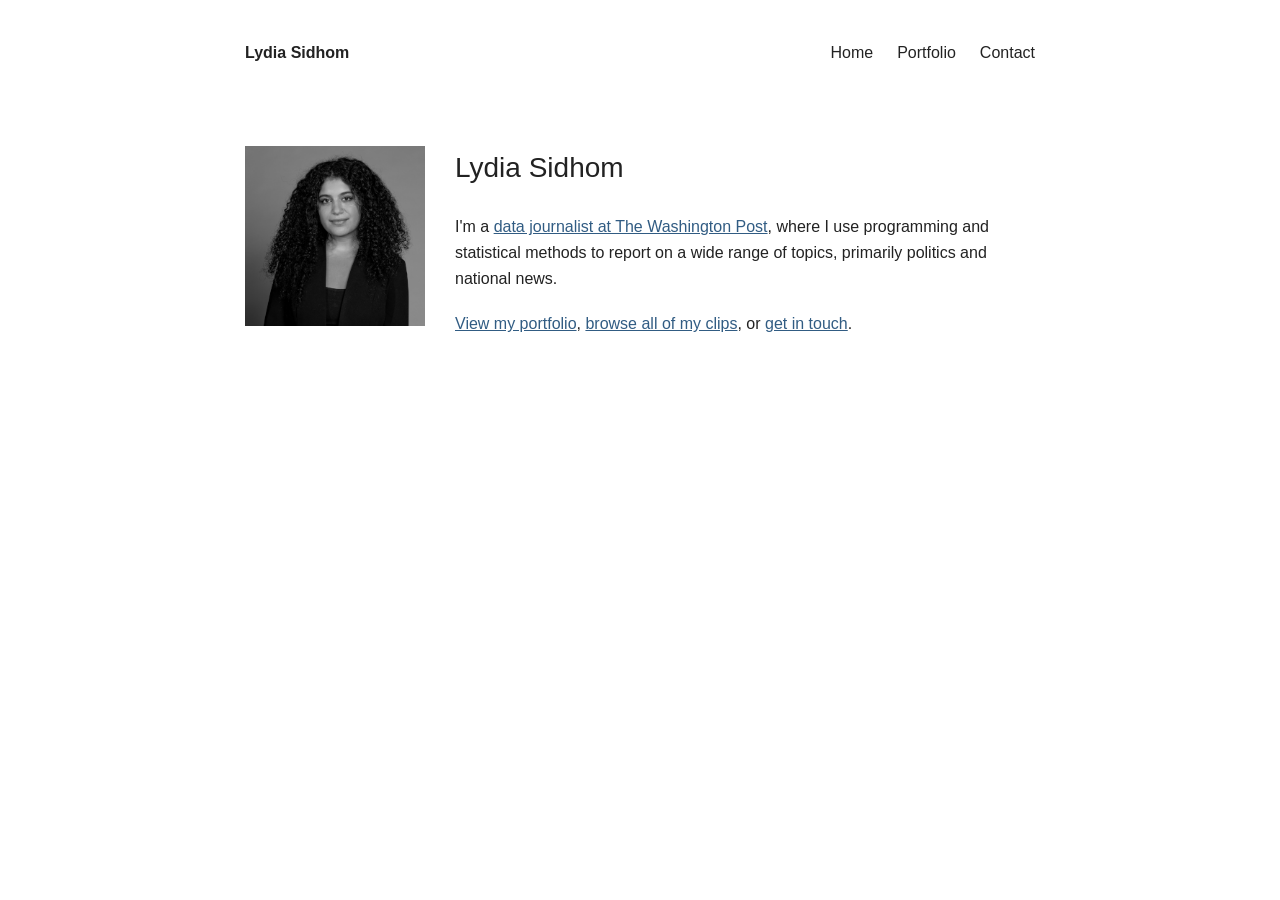
<file: index.html>
<!DOCTYPE html>
<html lang="en">
<head>
    <meta charset="UTF-8">
    <meta name="viewport" content="width=device-width, initial-scale=1.0">
    <title>Lydia Sidhom</title>
    <link rel="stylesheet" href="style.css">
</head>
<body>
    <header>
        <nav>
            <a href="index.html" class="name">Lydia Sidhom</a>
            <div class="nav-links">
                <a href="index.html">Home</a>
                <a href="clips.html">Portfolio</a>
                <a href="contact.html">Contact</a>
            </div>
        </nav>
    </header>

    <main>
        <div class="intro">
            <img src="lydiawebsitephoto.jpg" alt="Lydia Sidhom" class="profile-photo">

            <div class="intro-text">
                <h1>Lydia Sidhom</h1>
                <p>I'm a <a href="https://www.washingtonpost.com/people/lydia-sidhom/">data journalist at The Washington Post</a>, where I use programming and statistical methods to report on a wide range of topics, primarily politics and national news.</p>
                <p><a href="clips.html">View my portfolio</a>, <a href="all-work.html">browse all of my clips</a>, or <a href="contact.html">get in touch</a>.</p>
            </div>
        </div>
    </main>
</body>
</html>
</file>
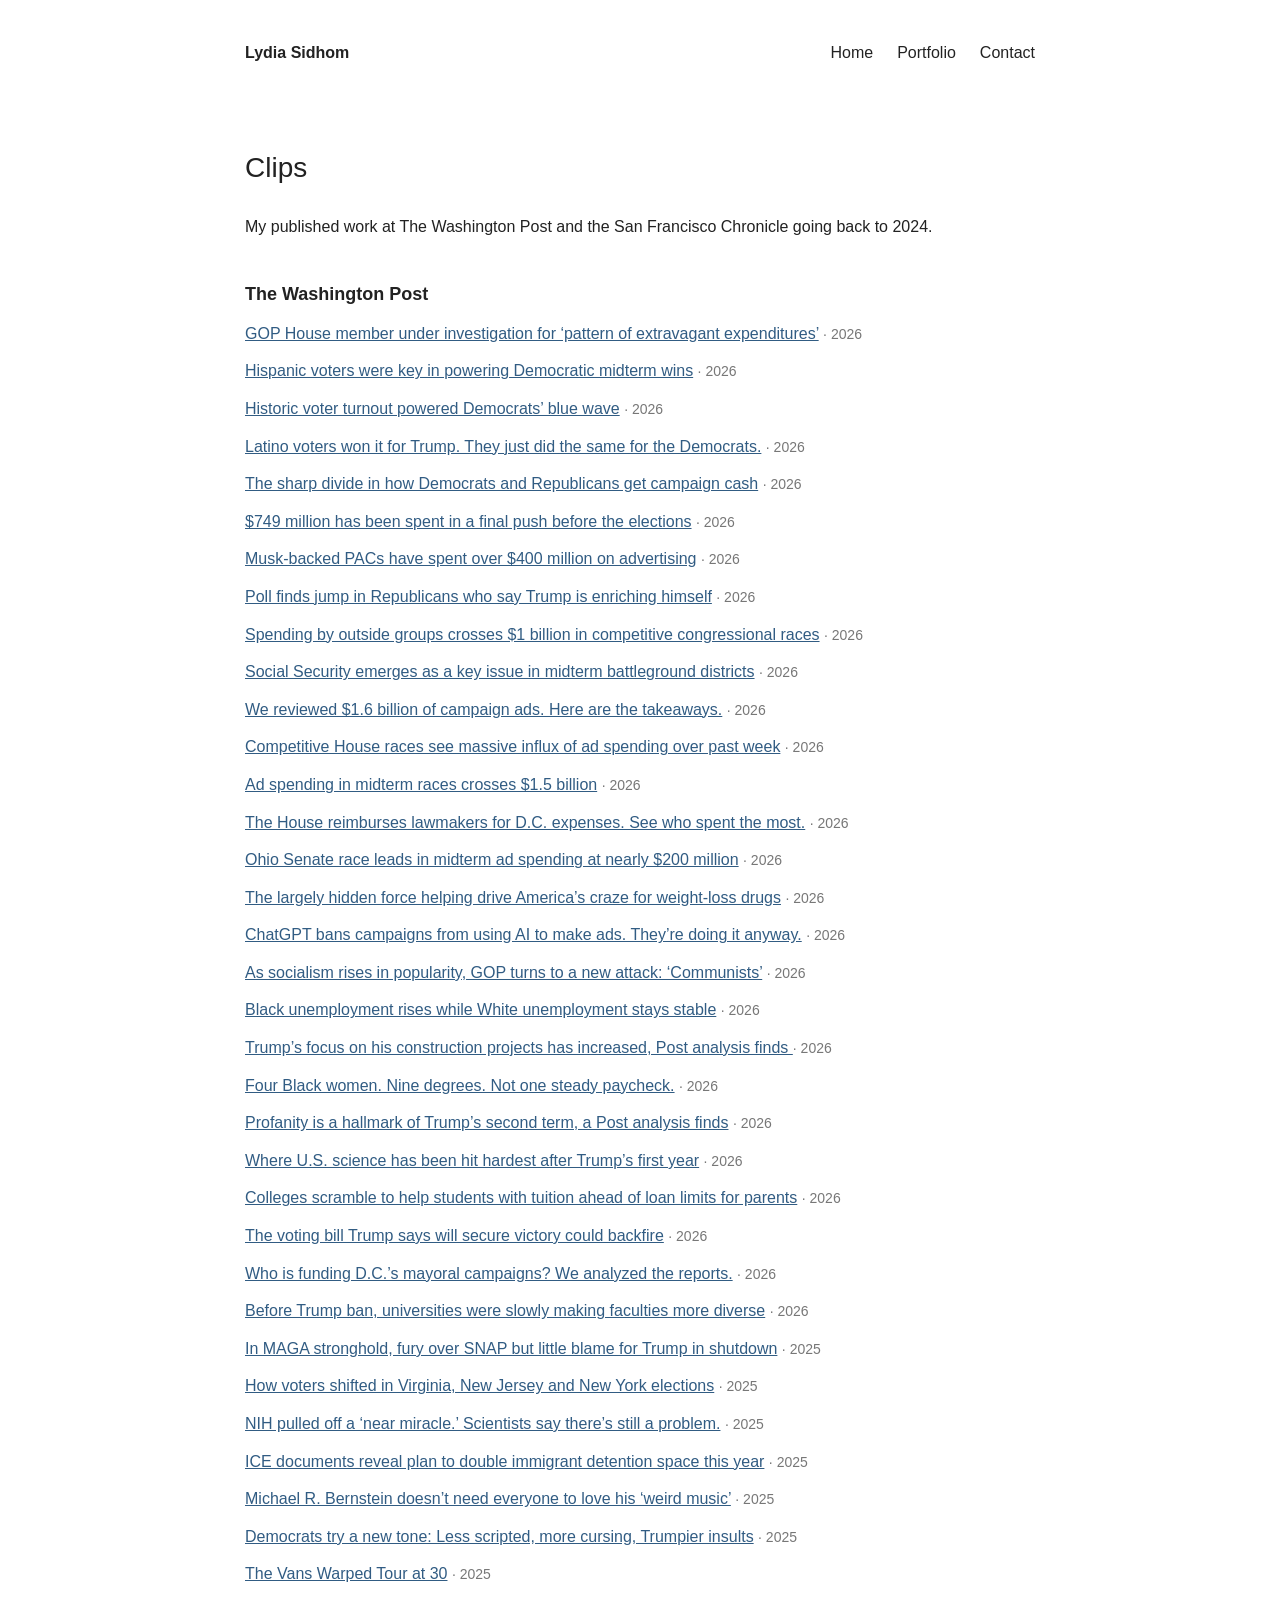
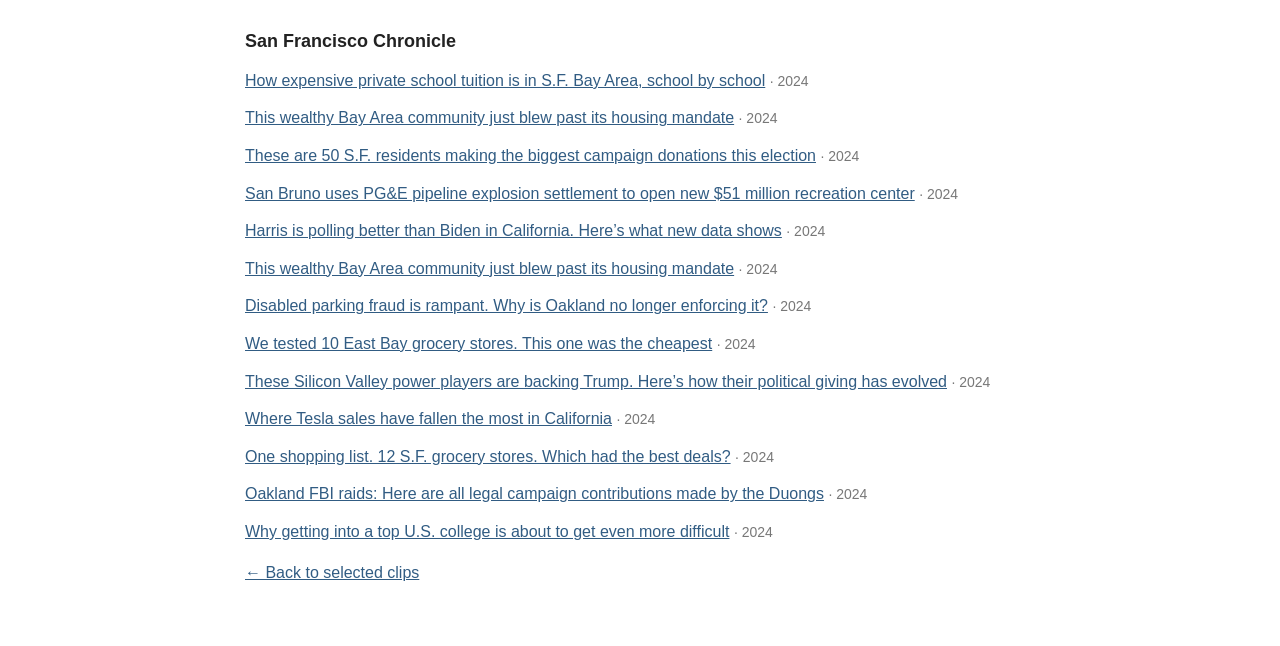
<file: all-work.html>
<!DOCTYPE html>
<html lang="en">
<head>
    <meta charset="UTF-8">
    <meta name="viewport" content="width=device-width, initial-scale=1.0">
    <title>Other Work | Lydia Sidhom</title>
    <link rel="stylesheet" href="style.css">
</head>

<body>

    <header>
        <nav>
            <a href="index.html" class="name">Lydia Sidhom</a>

            <div class="nav-links">
                <a href="index.html">Home</a>
                <a href="clips.html">Portfolio</a>
                <a href="contact.html">Contact</a>
            </div>
        </nav>
    </header>

    <main>

        <h1>Clips</h1>

        <p>
            My published work at The Washington Post and the San Francisco Chronicle going back to 2024.
        </p>

        <section class="outlet">
            <h2>The Washington Post</h2>

            <ul class="work-list">
                <li>
                    <a href="https://www.washingtonpost.com/politics/2026/11/09/gop-house-member-under-investigation-pattern-extravagant-expenditures/">GOP House member under investigation for ‘pattern of extravagant expenditures’</a>
                    <span> · 2026</span>
                </li>
                <li>
                    <a href="https://www.washingtonpost.com/politics/2026/11/06/hispanic-voters-were-key-powering-democratic-midterm-wins/">Hispanic voters were key in powering Democratic midterm wins</a>
                    <span> · 2026</span>
                </li>
                <li>
                    <a href="https://www.washingtonpost.com/politics/2026/11/07/historic-voter-turnout-powered-democrats-blue-wave/">Historic voter turnout powered Democrats’ blue wave</a>
                    <span> · 2026</span>
                </li>
                <li>
                    <a href="https://www.washingtonpost.com/politics/2026/11/06/hispanic-voters-were-key-powering-democratic-midterm-wins/">Latino voters won it for Trump. They just did the same for the Democrats.</a>
                    <span> · 2026</span>
                </li>
                <li>
                    <a href="https://www.washingtonpost.com/politics/2026/10/28/how-democrats-are-getting-their-money-midterm-elections/">The sharp divide in how Democrats and Republicans get campaign cash</a>
                    <span> · 2026</span>
                </li>
                <li>
                    <a href="https://www.washingtonpost.com/politics/2026/10/28/749-million-has-been-spent-final-push-before-elections/">$749 million has been spent in a final push before the elections</a>
                    <span> · 2026</span>
                </li>
                <li>
                    <a href="https://www.washingtonpost.com/politics/2026/10/21/musk-backed-pacs-have-spent-over-400-million-advertising/">Musk-backed PACs have spent over $400 million on advertising</a>
                    <span> · 2026</span>
                </li>
                <li>
                    <a href="https://www.washingtonpost.com/politics/2026/10/18/more-republicans-say-trump-is-enriching-himself-poll-finds/">Poll finds jump in Republicans who say Trump is enriching himself</a>
                    <span> · 2026</span>
                </li>
                <li>
                    <a href="https://www.washingtonpost.com/politics/2026/10/14/spending-by-outside-groups-crosses-1-billion-competitive-congressional-races/">Spending by outside groups crosses $1 billion in competitive congressional races</a>
                    <span> · 2026</span>
                </li>
                <li>
                    <a href="https://www.washingtonpost.com/politics/2026/10/14/social-security-emerges-key-issue-midterm-battleground-districts/">Social Security emerges as a key issue in midterm battleground districts</a>
                    <span> · 2026</span>
                </li>                <li>
                    <a href="https://www.washingtonpost.com/politics/2026/10/08/we-analyzed-midterm-campaign-advertising-here-are-takeaways/">We reviewed $1.6 billion of campaign ads. Here are the takeaways.</a>
                    <span> · 2026</span>
                </li>
                
                </li>                <li>
                    <a href="https://www.washingtonpost.com/politics/2026/10/07/competitive-house-races-see-massive-influx-ad-spending-over-past-week/">Competitive House races see massive influx of ad spending over past week</a>
                    <span> · 2026</span>
                </li>               

            </li>                <li>
                <a href="https://www.washingtonpost.com/politics/2026/09/29/ad-spending-midterm-races-crosses-15-billion/">Ad spending in midterm races crosses $1.5 billion</a>
                <span> · 2026</span>
            </li>

        </li>                <li>
            <a href="https://www.washingtonpost.com/politics/2026/09/30/house-members-expenses-surge-program-that-doesnt-require-receipts/">The House reimburses lawmakers for D.C. expenses. See who spent the most.</a>
            <span> · 2026</span>
        </li>

    </li>                <li>
        <a href="https://www.washingtonpost.com/politics/2026/09/23/these-midterm-races-have-seen-most-ad-money-spent-so-far/">Ohio Senate race leads in midterm ad spending at nearly $200 million</a>
        <span> · 2026</span>
    </li>

</li>                <li>
    <a href="https://www.washingtonpost.com/health/2026/09/09/financial-force-helping-drive-americas-craze-glp-1-weight-loss-drugs/">The largely hidden force helping drive America’s craze for weight-loss drugs</a>
    <span> · 2026</span>
</li>

</li>                <li>
    <a href="https://www.washingtonpost.com/politics/2026/09/05/chatgpt-bans-campaigns-using-ai-make-ads-theyre-doing-it-anyway/">ChatGPT bans campaigns from using AI to make ads. They’re doing it anyway.</a>
    <span> · 2026</span>
</li>


</li>                <li>
    <a href="https://www.washingtonpost.com/politics/2026/07/05/gop-increasingly-mentions-communism-socialists-win-democratic-races/">As socialism rises in popularity, GOP turns to a new attack: ‘Communists’</a>
    <span> · 2026</span>
</li>


</li>                <li>
    <a href="https://www.washingtonpost.com/business/2026/07/02/black-unemployment-rises-while-white-unemployment-stays-stable/">Black unemployment rises while White unemployment stays stable</a>
    <span> · 2026</span>
</li>

</li>                <li>
    <a href="https://www.washingtonpost.com/politics/2026/07/01/trump-mentioned-his-construction-projects-about-80-days-june/">Trump’s focus on his construction projects has increased, Post analysis finds    </a>
    <span> · 2026</span>
</li>

</li>                <li>
    <a href="https://www.washingtonpost.com/nation/2026/06/28/why-black-college-graduates-are-struggling-find-jobs-trumps-economy/">Four Black women. Nine degrees. Not one steady paycheck.</a>
    <span> · 2026</span>
</li>

</li>                <li>
    <a href="https://www.washingtonpost.com/politics/2026/05/21/profanity-is-hallmark-trumps-more-combative-second-term/">Profanity is a hallmark of Trump’s second term, a Post analysis finds</a>
    <span> · 2026</span>
</li>

</li>                <li>
    <a href="https://www.washingtonpost.com/science/2026/04/19/science-research-funding-cuts-trump/">Where U.S. science has been hit hardest after Trump’s first year</a>
    <span> · 2026</span>
</li>

</li>                <li>
    <a href="https://www.washingtonpost.com/education/2026/04/09/parent-plus-student-loan-limits/">Colleges scramble to help students with tuition ahead of loan limits for parents</a>
    <span> · 2026</span>
</li>

</li>                <li>
    <a href="https://www.washingtonpost.com/politics/2026/03/18/save-america-act-trump-voting-republicans/">The voting bill Trump says will secure victory could backfire</a>
    <span> · 2026</span>
</li>

</li>                <li>
    <a href="https://www.washingtonpost.com/dc-md-va/2026/03/15/dc-mayors-race-campaign-donations/">Who is funding D.C.’s mayoral campaigns? We analyzed the reports.</a>
    <span> · 2026</span>
</li>

</li>                <li>
    <a href="https://www.washingtonpost.com/education/interactive/2026/college-faculty-diversity-initiatives/">Before Trump ban, universities were slowly making faculties more diverse</a>
    <span> · 2026</span>
</li>


</li>                <li>
    <a href="https://www.washingtonpost.com/politics/2025/11/07/snap-blame-johnson-trump/">In MAGA stronghold, fury over SNAP but little blame for Trump in shutdown</a>
    <span> · 2025</span>
</li>

</li>                <li>
    <a href="https://www.washingtonpost.com/politics/2025/11/05/va-nj-ny-elections-democratic-wins-maps/">How voters shifted in Virginia, New Jersey and New York elections</a>
    <span> · 2025</span>
</li>

</li>                <li>
    <a href="https://www.washingtonpost.com/science/2025/09/26/nih-funding-research-grants/">NIH pulled off a ‘near miracle.’ Scientists say there’s still a problem.</a>
    <span> · 2025</span>
</li>

</li>                <li>
    <a href="https://www.washingtonpost.com/immigration/2025/08/15/ice-documents-reveal-plan-double-immigrant-detention-space-this-year/">ICE documents reveal plan to double immigrant detention space this year</a>
    <span> · 2025</span>
</li>

</li>                <li>
    <a href="https://www.washingtonpost.com/entertainment/music/2025/08/05/michael-bernstein-concert/">Michael R. Bernstein doesn’t need everyone to love his ‘weird music’</a>
    <span> · 2025</span>
</li>

</li>                <li>
    <a href="https://www.washingtonpost.com/politics/2025/07/09/democrats-tone-cursing-casual-trump/">Democrats try a new tone: Less scripted, more cursing, Trumpier insults</a>
    <span> · 2025</span>
</li>

</li>                <li>
    <a href="https://www.washingtonpost.com/style/2025/06/17/vans-warped-tour-photo-essay/">The Vans Warped Tour at 30</a>
    <span> · 2025</span>
</li>
                

            </ul>







        </section>

        <section class="outlet">
            <h2>San Francisco Chronicle</h2>

            <ul class="work-list">
                <li>
                    <a href="https://www.sfchronicle.com/projects/2024/bay-area-private-school-tuition-2024-2025/">How expensive private school tuition is in S.F. Bay Area, school by school</a>
                    <span> · 2024</span>
                </li>
                <li>
                    <a href="https://www.sfchronicle.com/eastbay/article/piedmont-building-adus-housing-crisis-19728741.php">This wealthy Bay Area community just blew past its housing mandate</a>
                    <span> · 2024</span>
                </li>

                <li>
                    <a href="https://www.sfchronicle.com/projects/2024/sf-biggest-political-donations/">These are 50 S.F. residents making the biggest campaign donations this election</a>
                    <span> · 2024</span>
                </li>

                <li>
                    <a href="https://www.sfchronicle.com/bayarea/article/san-bruno-uses-pipeline-explosion-settlement-open-19719303.php">San Bruno uses PG&E pipeline explosion settlement to open new $51 million recreation center</a>
                    <span> · 2024</span>
                </li>

                <li>
                    <a href="https://www.sfchronicle.com/california/article/harris-poll-california-19658499.php">Harris is polling better than Biden in California. Here’s what new data shows</a>
                    <span> · 2024</span>
                </li>

                <li>
                    <a href="https://www.sfchronicle.com/eastbay/article/piedmont-building-adus-housing-crisis-19728741.php">This wealthy Bay Area community just blew past its housing mandate</a>
                    <span> · 2024</span>
                </li>

                <li>
                    <a href="https://www.sfchronicle.com/bayarea/article/disabled-parking-fraud-oakland-19651898.php">Disabled parking fraud is rampant. Why is Oakland no longer enforcing it?</a>
                    <span> · 2024</span>
                </li>


                <li>
                    <a href="https://www.sfchronicle.com/projects/2024/east-bay-grocery-stores-comparison/">We tested 10 East Bay grocery stores. This one was the cheapest</a>
                    <span> · 2024</span>
                </li>


                <li>
                    <a href="https://www.sfchronicle.com/california/article/silicon-valley-trump-donations-19621024.php">These Silicon Valley power players are backing Trump. Here’s how their political giving has evolved</a>
                    <span> · 2024</span>
                </li>



                <li>
                    <a href="https://www.sfchronicle.com/california/article/tesla-sales-19620829.php">Where Tesla sales have fallen the most in California</a>
                    <span> · 2024</span>
                </li>

                <li>
                    <a href="https://www.sfchronicle.com/projects/2024/sf-grocery-stores-price-comparison/">One shopping list. 12 S.F. grocery stores. Which had the best deals?</a>
                    <span> · 2024</span>
                </li>

                <li>
                    <a href="https://www.sfchronicle.com/projects/2024/duong-campaign-finance/">Oakland FBI raids: Here are all legal campaign contributions made by the Duongs</a>
                    <span> · 2024</span>
                </li>

                <li>
                    <a href="https://www.sfchronicle.com/california/article/demographics-hardest-years-19563045.php">Why getting into a top U.S. college is about to get even more difficult</a>
                    <span> · 2024</span>
                </li>




            </ul>
        </section>

      

        <p class="back-link">
            <a href="clips.html" class="back-link-white">← Back to selected clips</a>
        </p>

    </main>


</body>
</html>
</file>
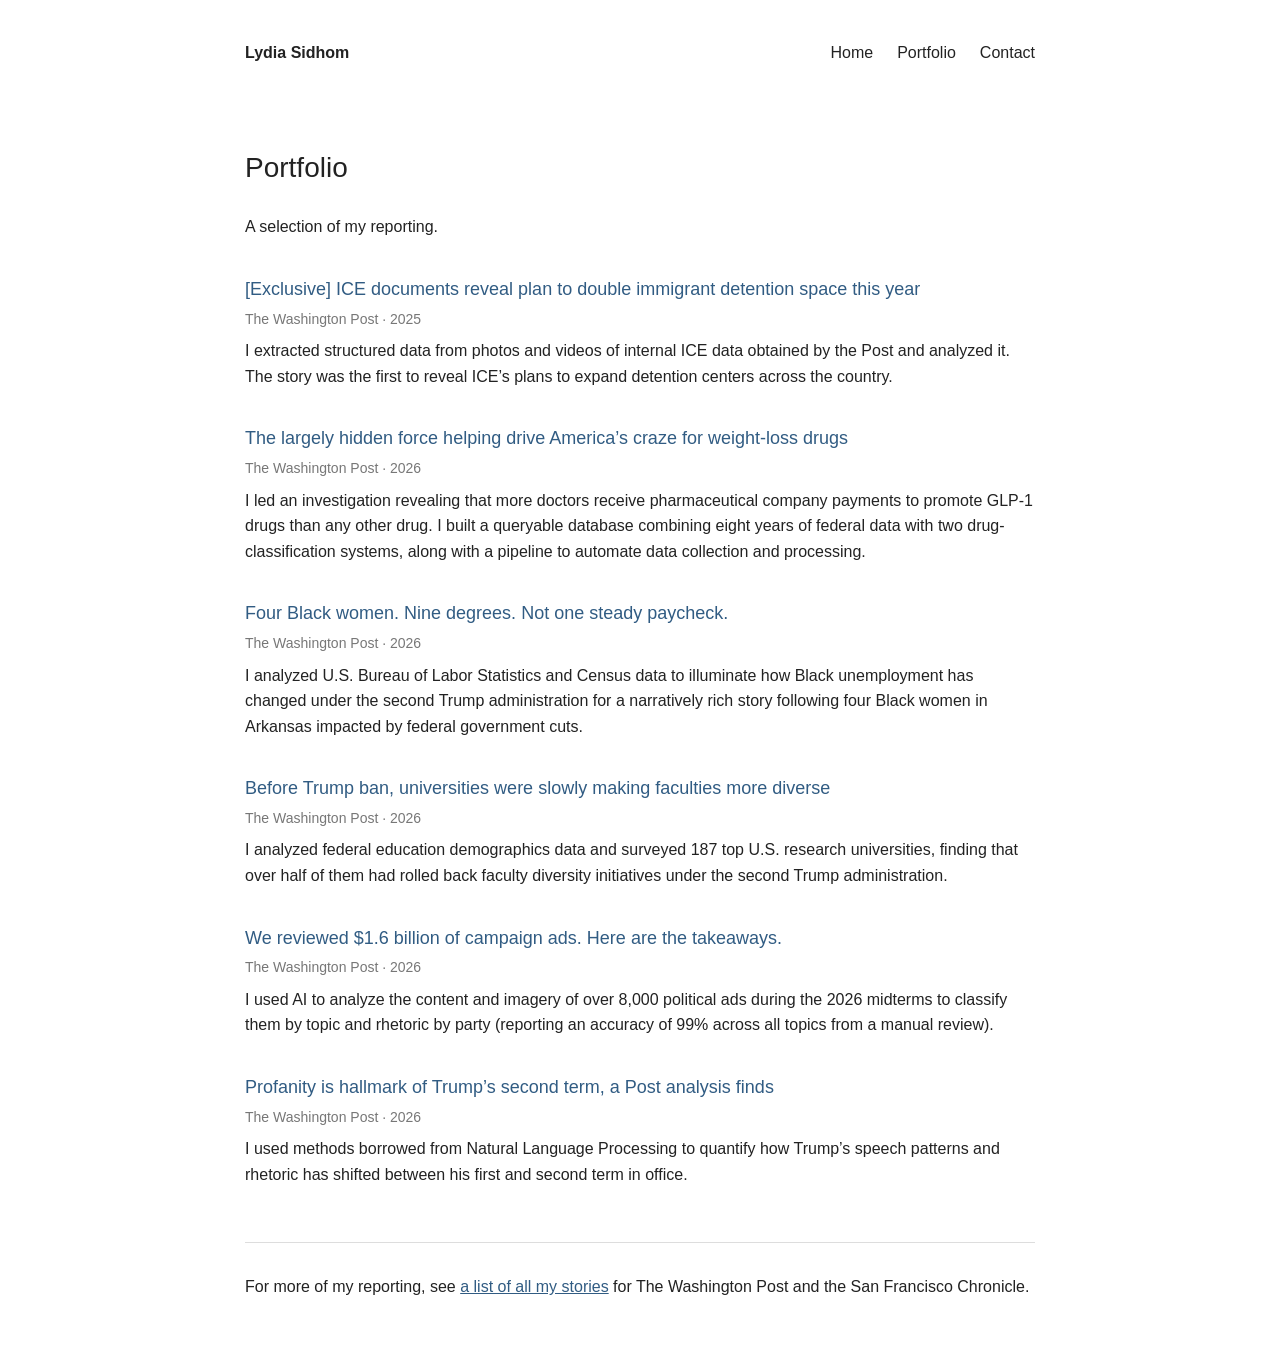
<file: clips.html>
<!DOCTYPE html>
<html lang="en">
<head>
    <meta charset="UTF-8">
    <meta name="viewport" content="width=device-width, initial-scale=1.0">
    <title>Clips | Lydia Sidhom</title>
    <link rel="stylesheet" href="style.css">
</head>
<body>
    <header>
        <nav>
            <a href="index.html" class="name">Lydia Sidhom</a>
            <div class="nav-links">
                <a href="index.html">Home</a>
                <a href="clips.html">Portfolio</a>
                <a href="contact.html">Contact</a>
            </div>
        </nav>
    </header>

    <main>
        <h1>Portfolio</h1>

        <p>A selection of my reporting.</p>

        <section class="clips">

            <article class="clip">
                <h2>
                    <a href="https://wapo.st/3X3tW4s">[Exclusive] ICE documents reveal plan to double immigrant detention space this year</a>
                </h2>
                <p class="clip-meta">The Washington Post · 2025</p>
                <p class="clip-description">
                    I extracted structured data from photos and videos of internal ICE data obtained by the Post and analyzed it. The story was the first to reveal ICE’s plans to expand detention centers across the country.
                </p>
            </article>

            <article class="clip">
                <h2>
                    <a href="https://wapo.st/4C34DQ7">The largely hidden force helping drive America’s craze for weight-loss drugs</a>
                </h2>
                <p class="clip-meta">The Washington Post · 2026</p>
                <p class="clip-description">
                    I led an investigation revealing that more doctors receive pharmaceutical company payments to promote GLP-1 drugs than any other drug. I built a queryable database combining eight years of federal data with two drug-classification systems, along with a pipeline to automate data collection and processing.
                </p>
            </article>

            <article class="clip">
                <h2>
                    <a href="https://wapo.st/4kba60M">Four Black women. Nine degrees. Not one steady paycheck.</a>
                </h2>
                <p class="clip-meta">The Washington Post · 2026</p>
                <p class="clip-description">
                    I analyzed U.S. Bureau of Labor Statistics and Census data to illuminate how Black unemployment has changed under the second Trump administration for a narratively rich story following four Black women in Arkansas impacted by federal government cuts.
                </p>
            </article>

            <article class="clip">
                <h2>
                    <a href="https://wapo.st/4C2VRRY">Before Trump ban, universities were slowly making faculties more diverse</a>
                </h2>
                <p class="clip-meta">The Washington Post · 2026</p>
                <p class="clip-description">
                    I analyzed federal education demographics data and surveyed 187 top U.S. research universities, finding that over half of them had rolled back faculty diversity initiatives under the second Trump administration.
                </p>
            </article>

            <article class="clip">
                <h2>
                    <a href="https://wapo.st/48WURl2">We reviewed $1.6 billion of campaign ads. Here are the takeaways.</a>
                </h2>
                <p class="clip-meta">The Washington Post · 2026</p>
                <p class="clip-description">
                    I used AI to analyze the content and imagery of over 8,000 political ads during the 2026 midterms to classify them by topic and rhetoric by party (reporting an accuracy of 99% across all topics from a manual review).
                </p>
            </article>
            
            <article class="clip">
                <h2>
                    <a href="https://wapo.st/4t4FzEs">Profanity is hallmark of Trump’s second term, a Post analysis finds</a>
                </h2>
                <p class="clip-meta">The Washington Post · 2026</p>
                <p class="clip-description">
                    I used methods borrowed from Natural Language Processing to quantify how Trump’s speech patterns and rhetoric has shifted between his first and second term in office.
            </article>



        </section>

        <section class="other-work">
            <p>
                For more of my reporting, see
                <a href="all-work.html">a list of all my stories</a> for The Washington Post and the San Francisco Chronicle.
            </p>
        </section>
    </main>

</body>
</html>
</file>
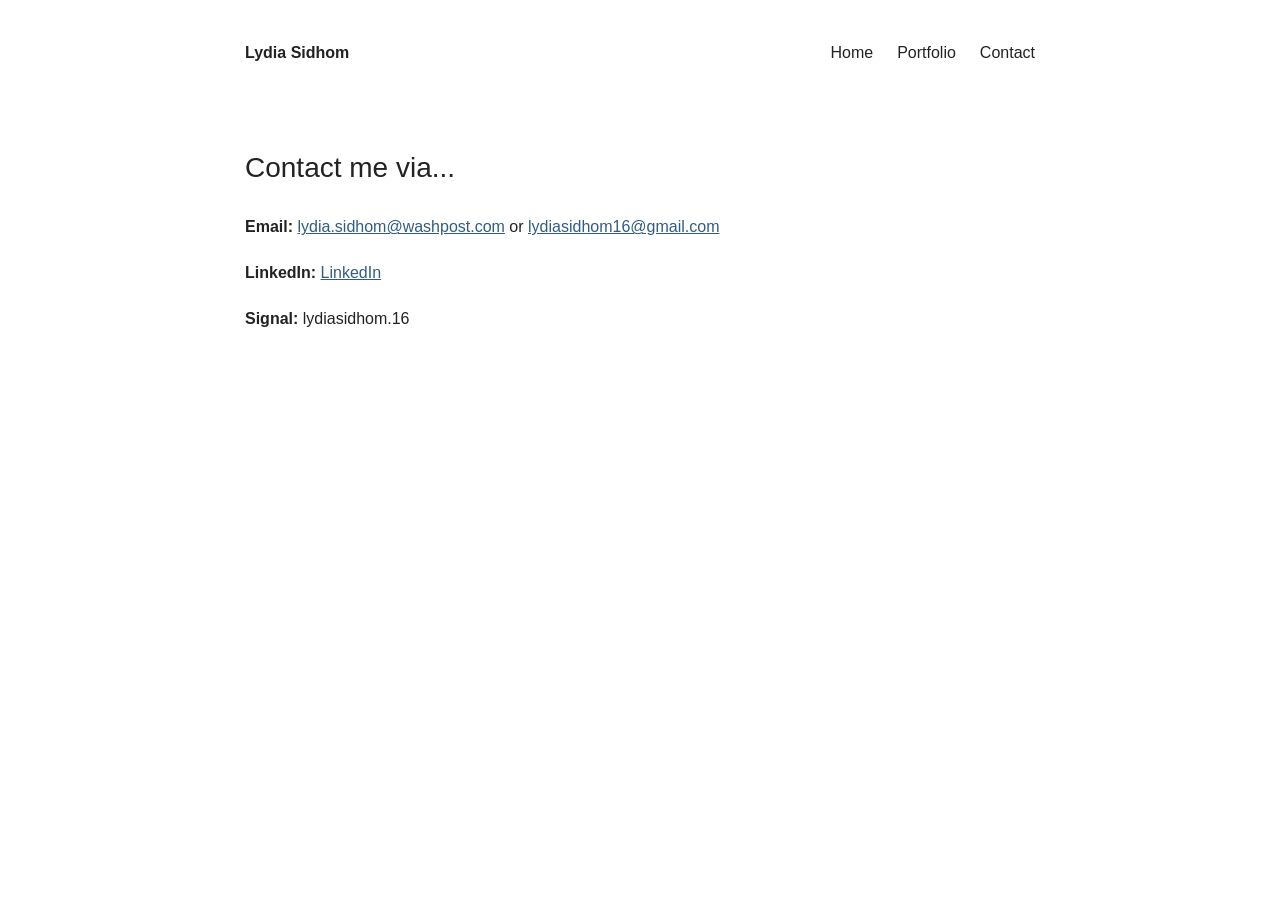
<file: contact.html>
<!DOCTYPE html>
<html lang="en">
<head>
    <meta charset="UTF-8">
    <meta name="viewport" content="width=device-width, initial-scale=1.0">
    <title>Contact | Lydia Sidhom</title>
    <link rel="stylesheet" href="style.css">
</head>

<body>

    <header>
        <nav>
            <a href="index.html" class="name">Lydia Sidhom</a>

            <div class="nav-links">
                <a href="index.html">Home</a>
                <a href="clips.html">Portfolio</a>
                <a href="contact.html">Contact</a>
            </div>
        </nav>
    </header>

    <main>
        <h1>Contact me via...</h1>
    
        <p>
            <strong>Email:</strong>
            <a href="mailto:lydia.sidhom@washpost.com">lydia.sidhom@washpost.com</a>
            or
            <a href="mailto:lydiasidhom16@gmail.com">lydiasidhom16@gmail.com</a>
        </p>
    
        <p>
            <strong>LinkedIn:</strong>
            <a href="https://www.linkedin.com/in/lydiasidhom/">
                LinkedIn
            </a>
        </p>
    
        <p>
            <strong>Signal:</strong> lydiasidhom.16
        </p>
    </main>

</body>
</html>
</file>
<file: style.css>
/* General page styling */

* {
    box-sizing: border-box;
}

body {
    font-family: Arial, Helvetica, sans-serif;
    background-color: #ffffff;
    color: #222222;
    max-width: 850px;
    margin: 0 auto;
    padding: 40px 30px;
    line-height: 1.6;
    font-size: 16px;
}

/* Navigation */

nav {
    display: flex;
    justify-content: space-between;
    align-items: center;
    margin-bottom: 80px;
}

nav a {
    color: #222222;
    text-decoration: none;
}

.name {
    font-weight: bold;
}

.nav-links {
    display: flex;
    gap: 24px;
}

.nav-links a:hover {
    text-decoration: underline;
}

/* Main content */

h1 {
    font-size: 28px;
    font-weight: normal;
    margin-top: 0;
    margin-bottom: 24px;
}

h2 {
    font-size: 20px;
    font-weight: normal;
    margin-top: 40px;
    margin-bottom: 16px;
}

p {
    margin-bottom: 20px;
}

/* Links */

a {
    color: #315c83;
}

a:hover {
    text-decoration: none;
}

/* Selected clips page */

.clips {
    margin-top: 35px;
}

.clip {
    margin-bottom: 35px;
}

.clip h2 {
    font-size: 18px;
    font-weight: normal;
    margin: 0 0 4px 0;
}

.clip h2 a {
    color: #315c83;
    text-decoration: none;
}

.clip h2 a:hover {
    text-decoration: underline;
}

.clip-meta {
    font-size: 14px;
    color: #777777;
    margin: 0 0 8px 0;
}

.clip-description {
    margin: 0;
}

.other-work {
    margin-top: 55px;
    padding-top: 15px;
    border-top: 1px solid #dddddd;
}

/* All work page */

.outlet {
    margin-top: 35px;
}

.outlet h2 {
    font-size: 18px;
    font-weight: bold;
    margin-bottom: 12px;
}

.work-list {
    list-style: none;
    padding-left: 0;
    margin-top: 0;
}

.work-list li {
    margin-bottom: 12px;
}

.work-list span {
    color: #777777;
    font-size: 14px;
}

/* Footer */

footer {
    margin-top: 100px;
    font-size: 13px;
    color: #777777;
}

/* Mobile layout */

@media (max-width: 600px) {
    body {
        padding: 25px 20px;
    }

    nav {
        flex-direction: column;
        align-items: flex-start;
        gap: 15px;
        margin-bottom: 55px;
    }

    .nav-links {
        gap: 18px;
    }
}

/* Homepage introduction and photo */

.intro {
    display: flex;
    align-items: flex-start;
    gap: 30px;
}

.profile-photo {
    width: 180px;
    height: 180px;
    object-fit: cover;
    flex-shrink: 0;
}

.intro-text {
    flex: 1;
}

.intro-text h1 {
    margin-top: 0;
}

/* Stack photo above text on smaller screens */

@media (max-width: 600px) {
    .intro {
        flex-direction: column;
        gap: 20px;
    }

    .profile-photo {
        width: 150px;
        height: 150px;
    }
}
</file>
